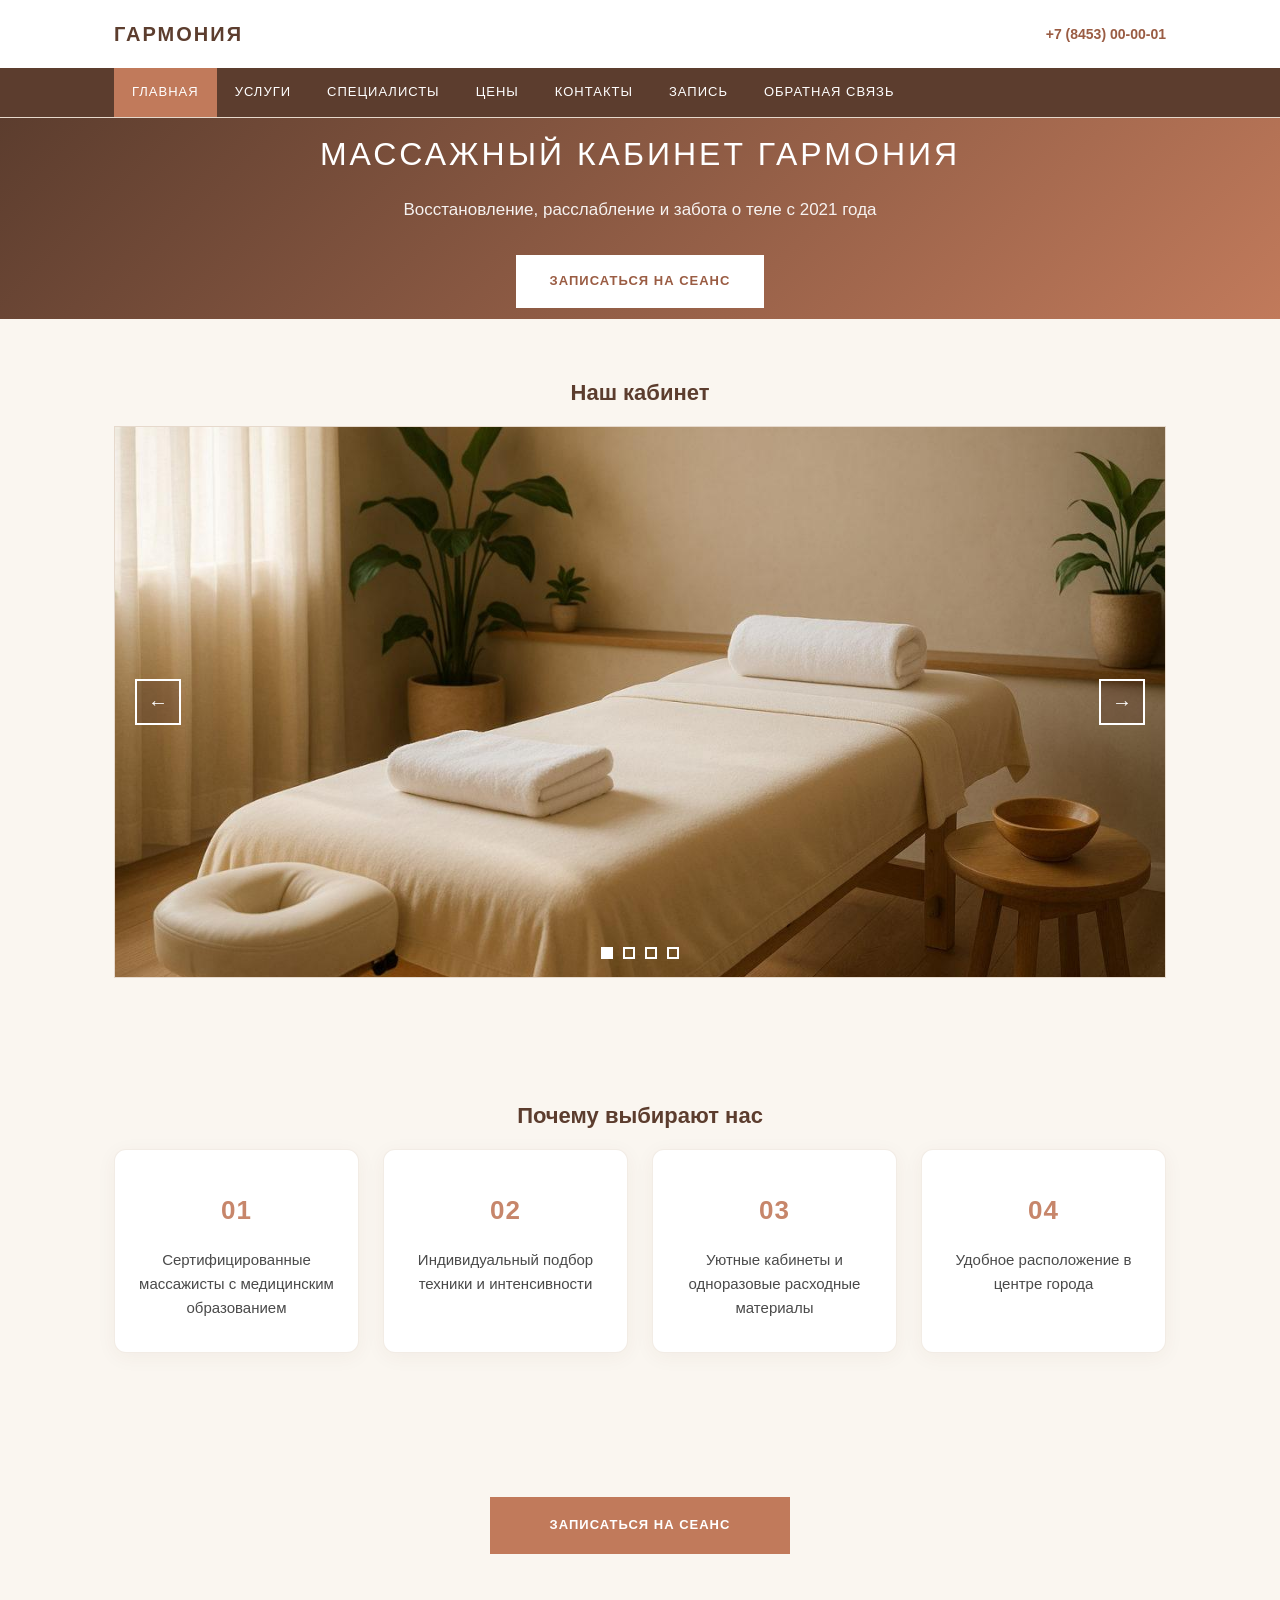
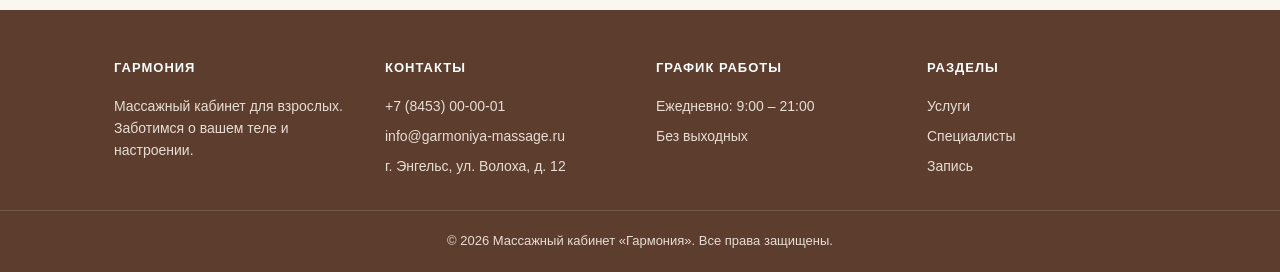
<file: index.html>
<!DOCTYPE html>
<html lang="ru">
<head>
    <meta charset="UTF-8">
    <meta name="viewport" content="width=device-width, initial-scale=1.0">
    <title>Массажный кабинет «Гармония» — Главная</title>
    <link rel="stylesheet" href="css/style.css">
</head>
<body>
    <header class="header">
        <div class="header-top">
            <a href="index.html" class="logo">Гармония</a>
            <div class="header-contact">
                <a href="tel:+78453000001">+7 (8453) 00-00-01</a>
            </div>
        </div>
        <nav class="header-nav">
            <div class="nav-inner">
                <a href="index.html" class="active">Главная</a>
                <a href="services.html">Услуги</a>
                <a href="specialists.html">Специалисты</a>
                <a href="prices.html">Цены</a>
                <a href="contacts.html">Контакты</a>
                <a href="appointment.html">Запись</a>
                <a href="feedback.html">Обратная связь</a>
            </div>
        </nav>
    </header>

    <main class="main">
        <section class="hero">
            <h1>Массажный кабинет Гармония</h1>
            <p>Восстановление, расслабление и забота о теле с 2021 года</p>
            <a href="appointment.html" class="btn">Записаться на сеанс</a>
        </section>

        <div class="container">
            <section class="section">
                <h2>Наш кабинет</h2>
                <div class="gallery">
                    <div class="gallery-track">
                        <img src="img/massage-1.jpg" alt="Кабинет массажа">
                        <img src="img/massage-2.jpg" alt="Сеанс массажа">
                        <img src="img/massage-3.jpg" alt="Релакс-зона">
                        <img src="img/massage-4.jpg" alt="Аромамасла">
                    </div>
                    <button type="button" class="gallery-btn gallery-prev" aria-label="Предыдущее фото"></button>
                    <button type="button" class="gallery-btn gallery-next" aria-label="Следующее фото"></button>
                    <div class="gallery-dots"></div>
                </div>
            </section>

            <section class="section">
                <h2>Почему выбирают нас</h2>
                <ul class="advantages">
                    <li>Сертифицированные массажисты с медицинским образованием</li>
                    <li>Индивидуальный подбор техники и интенсивности</li>
                    <li>Уютные кабинеты и одноразовые расходные материалы</li>
                    <li>Удобное расположение в центре города</li>
                </ul>
            </section>

            <section class="section" style="text-align: center;">
                <a href="appointment.html" class="btn-primary" style="max-width: 300px; margin: 0 auto; display: block;">Записаться на сеанс</a>
            </section>
        </div>
    </main>

    <footer class="footer">
        <div class="footer-inner">
            <div class="footer-col">
                <h3>Гармония</h3>
                <p>Массажный кабинет для взрослых. Заботимся о вашем теле и настроении.</p>
            </div>
            <div class="footer-col">
                <h3>Контакты</h3>
                <p><a href="tel:+78453000001">+7 (8453) 00-00-01</a></p>
                <p><a href="mailto:info@garmoniya-massage.ru">info@garmoniya-massage.ru</a></p>
                <p>г. Энгельс, ул. Волоха, д. 12</p>
            </div>
            <div class="footer-col">
                <h3>График работы</h3>
                <p>Ежедневно: 9:00 – 21:00</p>
                <p>Без выходных</p>
            </div>
            <div class="footer-col">
                <h3>Разделы</h3>
                <p><a href="services.html">Услуги</a></p>
                <p><a href="specialists.html">Специалисты</a></p>
                <p><a href="appointment.html">Запись</a></p>
            </div>
        </div>
        <div class="footer-bottom">
            <p>© 2026 Массажный кабинет «Гармония». Все права защищены.</p>
        </div>
    </footer>
    <script src="js/script.js"></script>
</body>
</html>
</file>
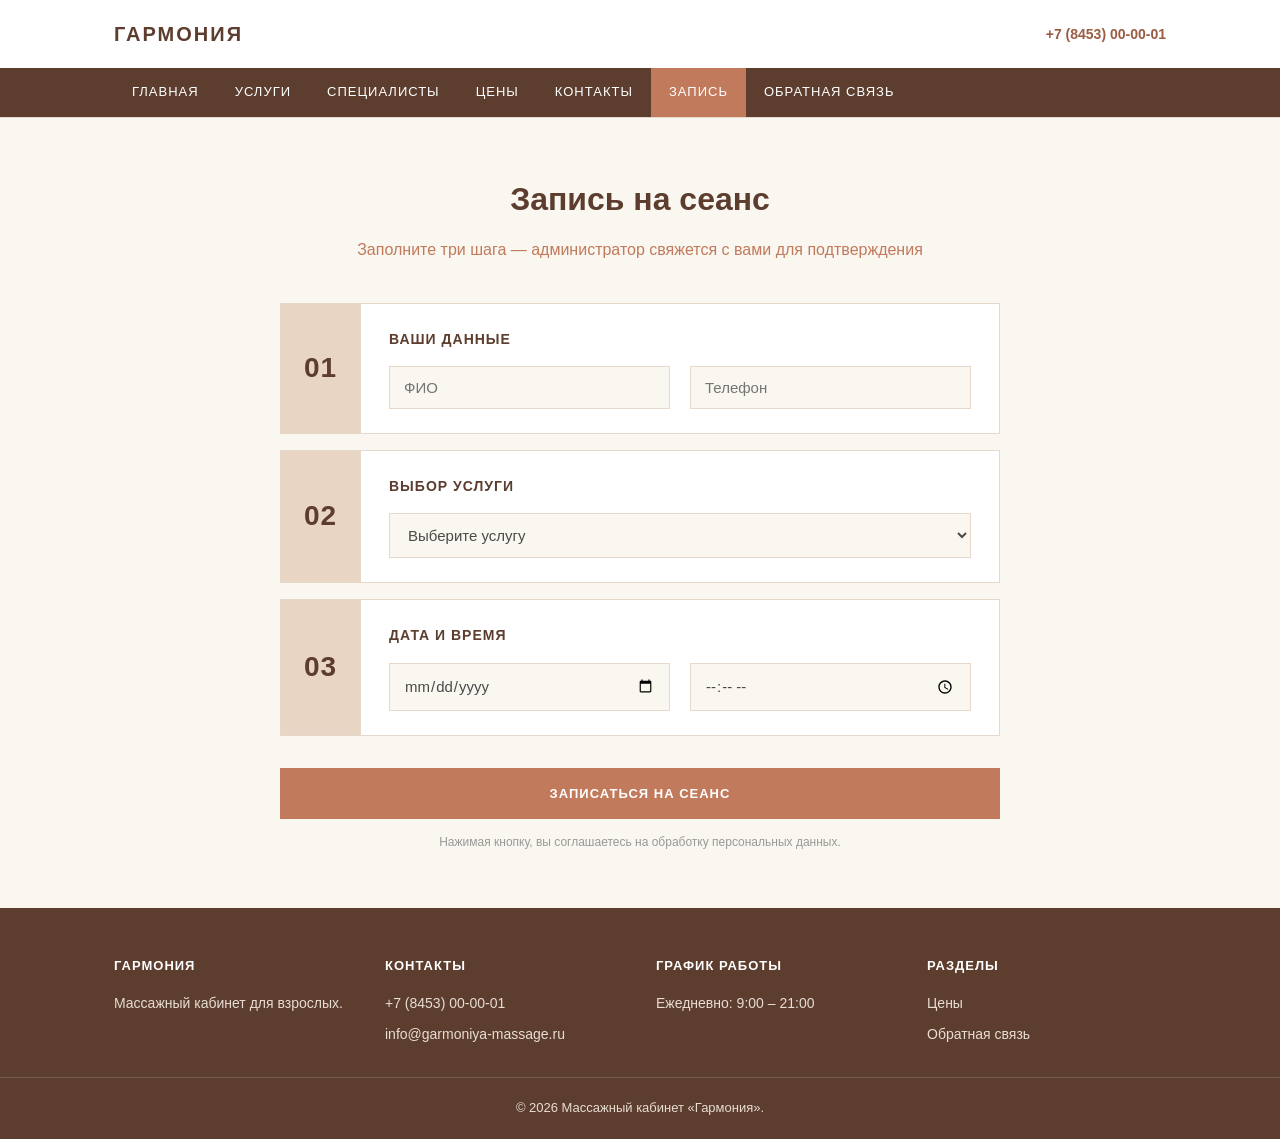
<file: appointment.html>
<!DOCTYPE html>
<html lang="ru">
<head>
    <meta charset="UTF-8">
    <meta name="viewport" content="width=device-width, initial-scale=1.0">
    <title>Запись на сеанс — Массажный кабинет «Гармония»</title>
    <link rel="stylesheet" href="css/style.css">
</head>
<body>
    <header class="header">
        <div class="header-top">
            <a href="index.html" class="logo">Гармония</a>
            <div class="header-contact">
                <a href="tel:+78453000001">+7 (8453) 00-00-01</a>
            </div>
        </div>
        <nav class="header-nav">
            <div class="nav-inner">
                <a href="index.html">Главная</a>
                <a href="services.html">Услуги</a>
                <a href="specialists.html">Специалисты</a>
                <a href="prices.html">Цены</a>
                <a href="contacts.html">Контакты</a>
                <a href="appointment.html" class="active">Запись</a>
                <a href="feedback.html">Обратная связь</a>
            </div>
        </nav>
    </header>

    <main class="main">
        <div class="container">
            <section class="section">
                <h1>Запись на сеанс</h1>
                <p style="text-align: center; color: var(--primary); margin-bottom: 40px;">Заполните три шага — администратор свяжется с вами для подтверждения</p>

                <form class="appointment-form">
                    <div class="step">
                        <div class="step-number">01</div>
                        <div class="step-body">
                            <h3>Ваши данные</h3>
                            <div class="step-row">
                                <input type="text" name="fio" placeholder="ФИО" required>
                                <input type="tel" name="phone" placeholder="Телефон" required>
                            </div>
                        </div>
                    </div>

                    <div class="step">
                        <div class="step-number">02</div>
                        <div class="step-body">
                            <h3>Выбор услуги</h3>
                            <select name="service" required>
                                <option value="">Выберите услугу</option>
                                <option>Классический массаж спины</option>
                                <option>Общий классический массаж</option>
                                <option>Лечебный массаж</option>
                                <option>Релакс-массаж</option>
                                <option>Спортивный массаж</option>
                                <option>Антицеллюлитный массаж</option>
                                <option>Лимфодренажный массаж</option>
                            </select>
                        </div>
                    </div>

                    <div class="step">
                        <div class="step-number">03</div>
                        <div class="step-body">
                            <h3>Дата и время</h3>
                            <div class="step-row">
                                <input type="date" name="date" required>
                                <input type="time" name="time" required>
                            </div>
                        </div>
                    </div>

                    <button type="submit" class="btn-primary">Записаться на сеанс</button>
                    <p class="form-note">Нажимая кнопку, вы соглашаетесь на обработку персональных данных.</p>
                </form>
            </section>
        </div>
    </main>

    <footer class="footer">
        <div class="footer-inner">
            <div class="footer-col"><h3>Гармония</h3><p>Массажный кабинет для взрослых.</p></div>
            <div class="footer-col"><h3>Контакты</h3><p><a href="tel:+78453000001">+7 (8453) 00-00-01</a></p><p><a href="mailto:info@garmoniya-massage.ru">info@garmoniya-massage.ru</a></p></div>
            <div class="footer-col"><h3>График работы</h3><p>Ежедневно: 9:00 – 21:00</p></div>
            <div class="footer-col"><h3>Разделы</h3><p><a href="prices.html">Цены</a></p><p><a href="feedback.html">Обратная связь</a></p></div>
        </div>
        <div class="footer-bottom"><p>© 2026 Массажный кабинет «Гармония».</p></div>
    </footer>
    <script src="js/script.js"></script>
</body>
</html>
</file>
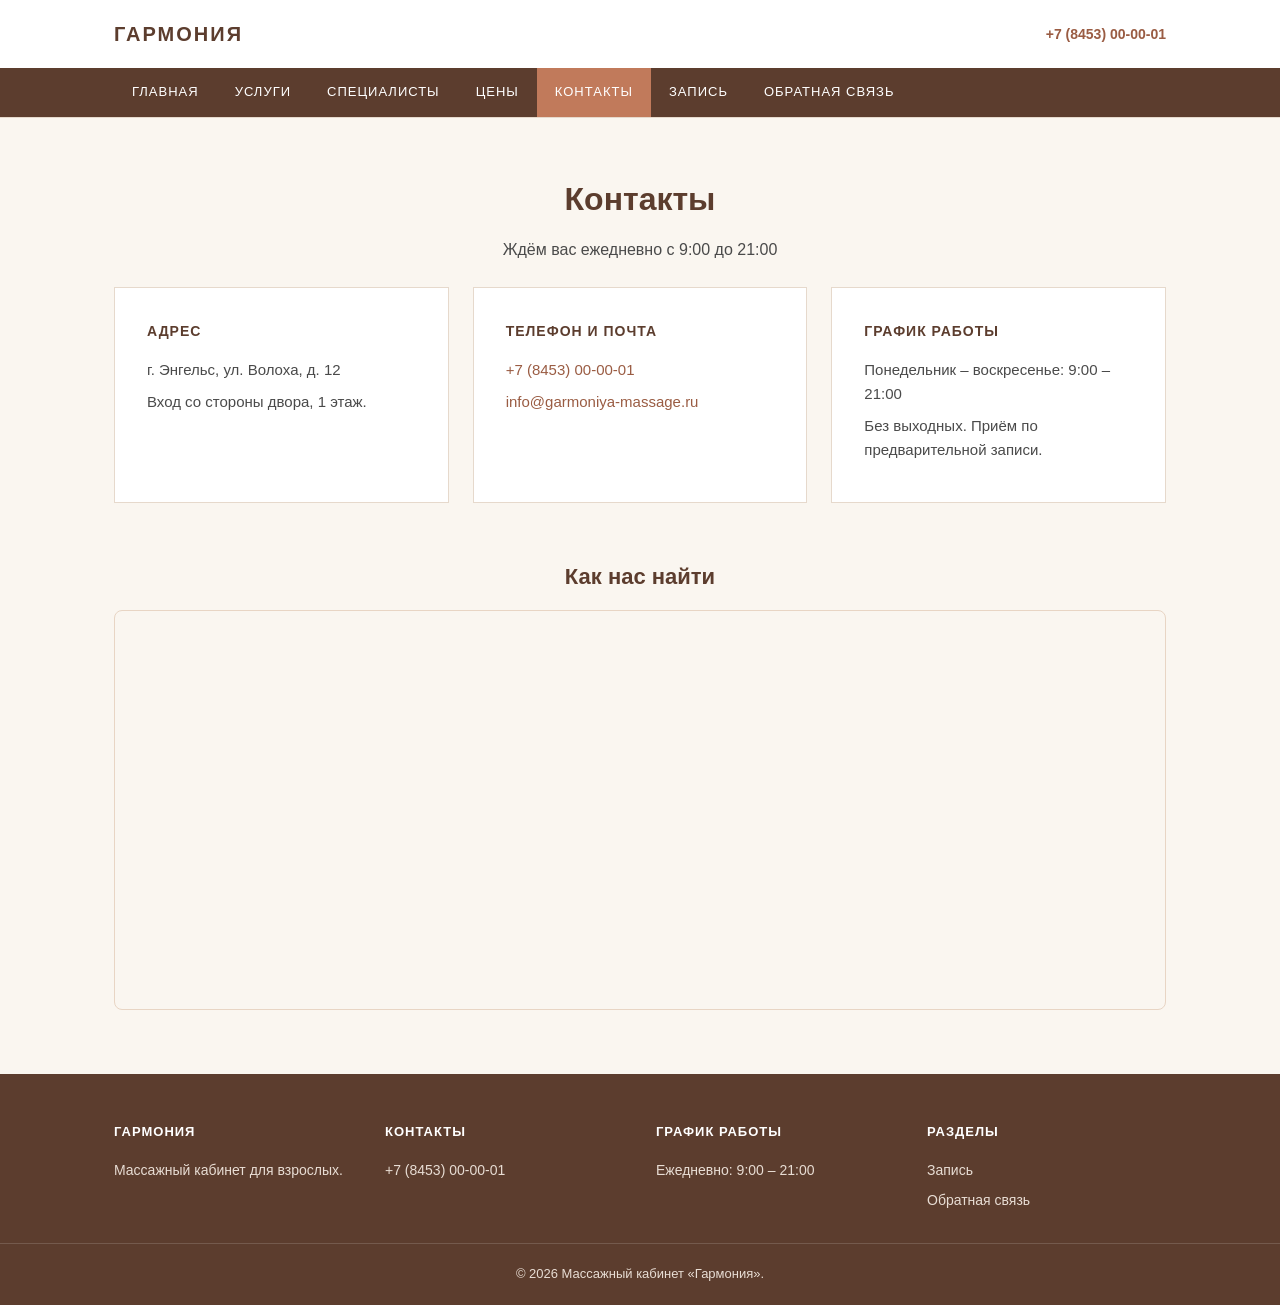
<file: contacts.html>
<!DOCTYPE html>
<html lang="ru">
<head>
    <meta charset="UTF-8">
    <meta name="viewport" content="width=device-width, initial-scale=1.0">
    <title>Контакты — Массажный кабинет «Гармония»</title>
    <link rel="stylesheet" href="css/style.css">
</head>
<body>
    <header class="header">
        <div class="header-top">
            <a href="index.html" class="logo">Гармония</a>
            <div class="header-contact">
                <a href="tel:+78453000001">+7 (8453) 00-00-01</a>
            </div>
        </div>
        <nav class="header-nav">
            <div class="nav-inner">
                <a href="index.html">Главная</a>
                <a href="services.html">Услуги</a>
                <a href="specialists.html">Специалисты</a>
                <a href="prices.html">Цены</a>
                <a href="contacts.html" class="active">Контакты</a>
                <a href="appointment.html">Запись</a>
                <a href="feedback.html">Обратная связь</a>
            </div>
        </nav>
    </header>

    <main class="main">
        <div class="container">
            <section class="section">
                <h1>Контакты</h1>
                <p style="text-align: center; color: var(--green-main); margin-bottom: 8px;">Ждём вас ежедневно с 9:00 до 21:00</p>

                <div class="contacts-grid">
                    <div class="contact-block">
                        <h3>Адрес</h3>
                        <p>г. Энгельс, ул. Волоха, д. 12</p>
                        <p>Вход со стороны двора, 1 этаж.</p>
                    </div>
                    <div class="contact-block">
                        <h3>Телефон и почта</h3>
                        <p><a href="tel:+78453000001">+7 (8453) 00-00-01</a></p>
                        <p><a href="mailto:info@garmoniya-massage.ru">info@garmoniya-massage.ru</a></p>
                    </div>
                    <div class="contact-block">
                        <h3>График работы</h3>
                        <p>Понедельник – воскресенье: 9:00 – 21:00</p>
                        <p>Без выходных. Приём по предварительной записи.</p>
                    </div>
                </div>

                <h2 style="margin-top: 56px;">Как нас найти</h2>
                
                <!-- Блок с картой -->
                <div class="map-container">
                    <iframe 
                        src="https://yandex.ru/map-widget/v1/?text=%D0%AD%D0%BD%D0%B3%D0%B5%D0%BB%D1%8C%D1%81%2C%20%D1%83%D0%BB%D0%B8%D1%86%D0%B0%20%D0%92%D0%BE%D0%BB%D0%BE%D1%85%D0%B0%2C%2012&z=16" 
                        width="100%" 
                        height="400" 
                        frameborder="0" 
                        allowfullscreen="true"
                        style="border-radius: 8px; border: 1px solid #E8D5C4;">
                    </iframe>
                </div>

            </section>
        </div>
    </main>

    <footer class="footer">
        <div class="footer-inner">
            <div class="footer-col"><h3>Гармония</h3><p>Массажный кабинет для взрослых.</p></div>
            <div class="footer-col"><h3>Контакты</h3><p><a href="tel:+78453000001">+7 (8453) 00-00-01</a></p></div>
            <div class="footer-col"><h3>График работы</h3><p>Ежедневно: 9:00 – 21:00</p></div>
            <div class="footer-col"><h3>Разделы</h3><p><a href="appointment.html">Запись</a></p><p><a href="feedback.html">Обратная связь</a></p></div>
        </div>
        <div class="footer-bottom"><p>© 2026 Массажный кабинет «Гармония».</p></div>
    </footer>
    <script src="js/script.js"></script>
</body>
</html>
</file>
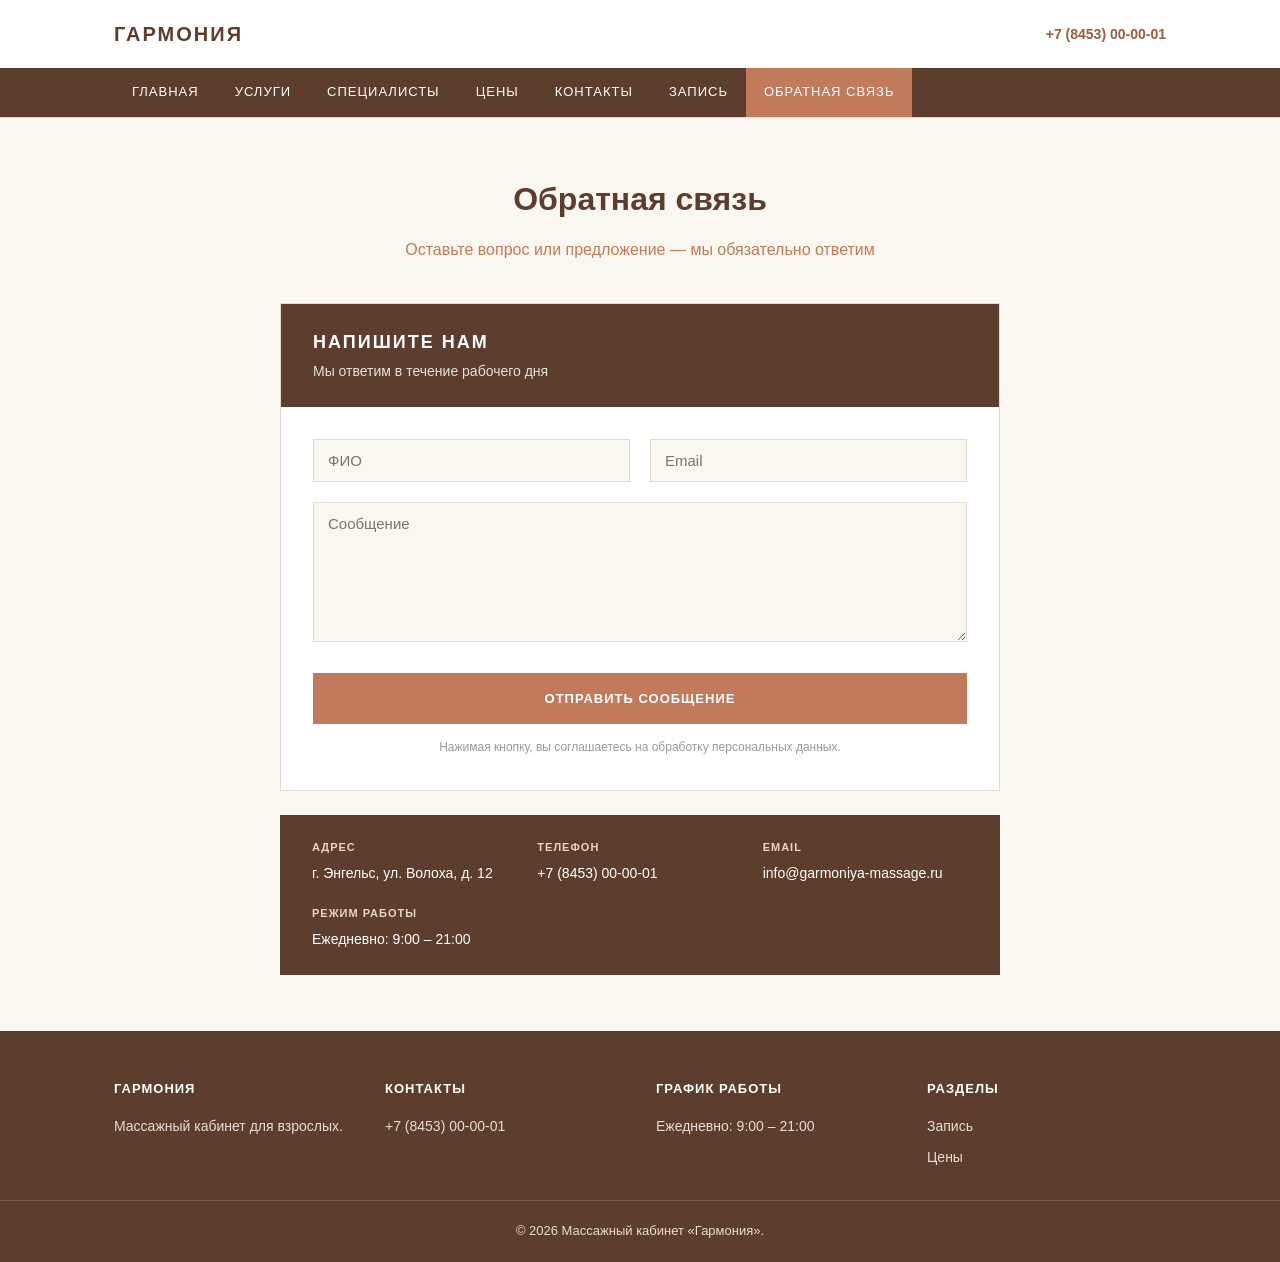
<file: feedback.html>
<!DOCTYPE html>
<html lang="ru">
<head>
    <meta charset="UTF-8">
    <meta name="viewport" content="width=device-width, initial-scale=1.0">
    <title>Обратная связь — Массажный кабинет «Гармония»</title>
    <link rel="stylesheet" href="css/style.css">
</head>
<body>
    <header class="header">
        <div class="header-top">
            <a href="index.html" class="logo">Гармония</a>
            <div class="header-contact">
                <a href="tel:+78453000001">+7 (8453) 00-00-01</a>
            </div>
        </div>
        <nav class="header-nav">
            <div class="nav-inner">
                <a href="index.html">Главная</a>
                <a href="services.html">Услуги</a>
                <a href="specialists.html">Специалисты</a>
                <a href="prices.html">Цены</a>
                <a href="contacts.html">Контакты</a>
                <a href="appointment.html">Запись</a>
                <a href="feedback.html" class="active">Обратная связь</a>
            </div>
        </nav>
    </header>

    <main class="main">
        <div class="container">
            <section class="section">
                <h1>Обратная связь</h1>
                <p style="text-align: center; color: var(--primary); margin-bottom: 40px;">Оставьте вопрос или предложение — мы обязательно ответим</p>

                <form class="feedback-form">
                    <div class="feedback-form-header">
                        <h3>Напишите нам</h3>
                        <p>Мы ответим в течение рабочего дня</p>
                    </div>
                    <div class="feedback-form-body">
                        <div class="row">
                            <input type="text" name="name" placeholder="ФИО" required>
                            <input type="email" name="email" placeholder="Email" required>
                        </div>
                        <textarea name="message" placeholder="Сообщение" required></textarea>
                        <button type="submit" class="btn-primary">Отправить сообщение</button>
                        <p class="form-note">Нажимая кнопку, вы соглашаетесь на обработку персональных данных.</p>
                    </div>
                </form>

                <div class="contact-strip">
                    <div>
                        <strong>Адрес</strong>
                        г. Энгельс, ул. Волоха, д. 12
                    </div>
                    <div>
                        <strong>Телефон</strong>
                        <a href="tel:+78453000001">+7 (8453) 00-00-01</a>
                    </div>
                    <div>
                        <strong>Email</strong>
                        <a href="mailto:info@garmoniya-massage.ru">info@garmoniya-massage.ru</a>
                    </div>
                    <div>
                        <strong>Режим работы</strong>
                        Ежедневно: 9:00 – 21:00
                    </div>
                </div>
            </section>
        </div>
    </main>

    <footer class="footer">
        <div class="footer-inner">
            <div class="footer-col"><h3>Гармония</h3><p>Массажный кабинет для взрослых.</p></div>
            <div class="footer-col"><h3>Контакты</h3><p><a href="tel:+78453000001">+7 (8453) 00-00-01</a></p></div>
            <div class="footer-col"><h3>График работы</h3><p>Ежедневно: 9:00 – 21:00</p></div>
            <div class="footer-col"><h3>Разделы</h3><p><a href="appointment.html">Запись</a></p><p><a href="prices.html">Цены</a></p></div>
        </div>
        <div class="footer-bottom"><p>© 2026 Массажный кабинет «Гармония».</p></div>
    </footer>
    <script src="js/script.js"></script>
</body>
</html>
</file>
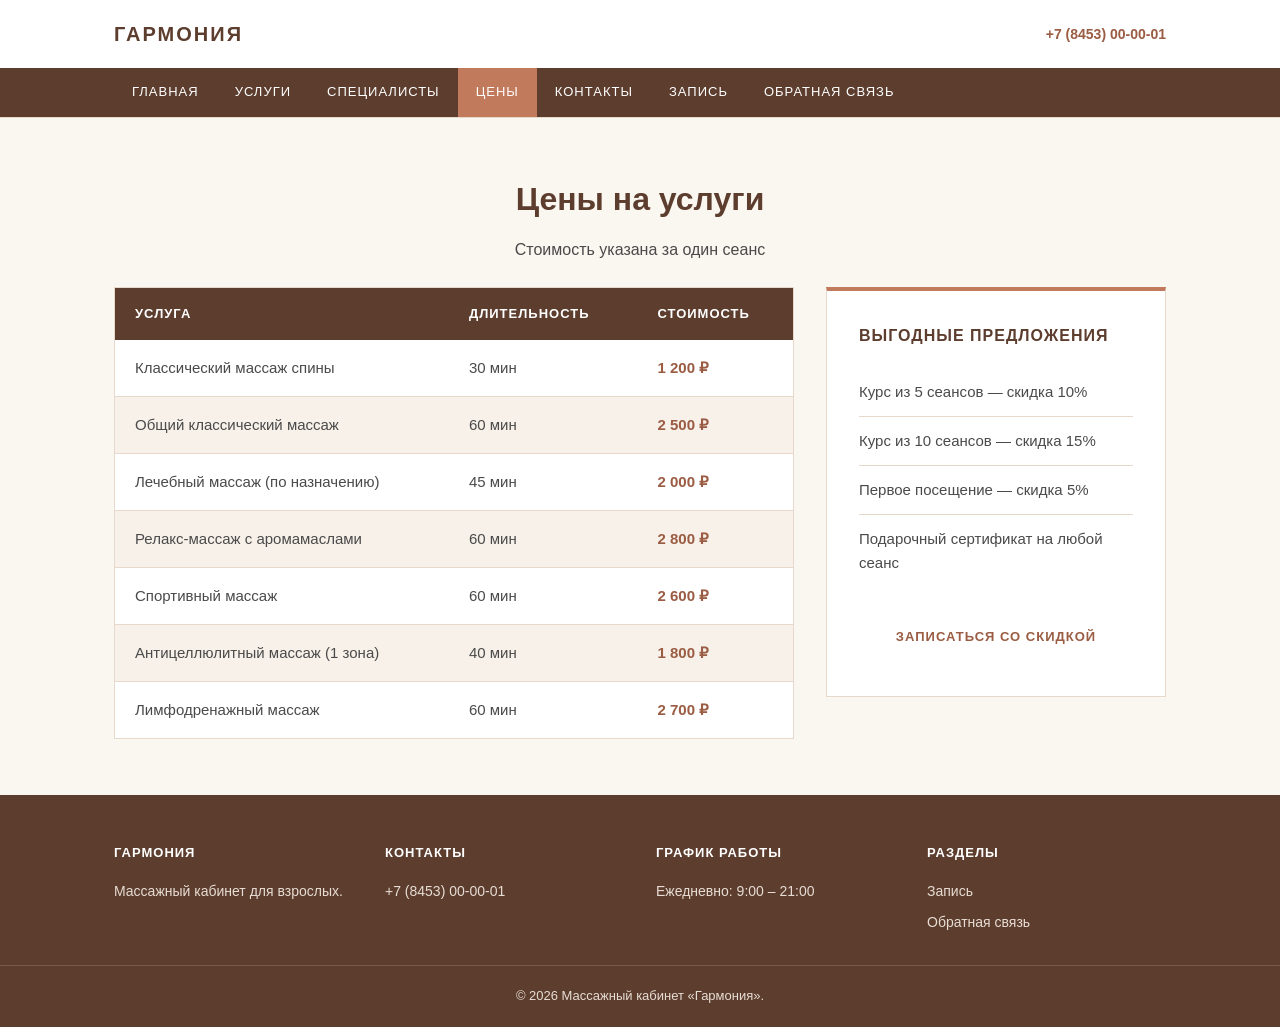
<file: prices.html>
<!DOCTYPE html>
<html lang="ru">
<head>
    <meta charset="UTF-8">
    <meta name="viewport" content="width=device-width, initial-scale=1.0">
    <title>Цены — Массажный кабинет «Гармония»</title>
    <link rel="stylesheet" href="css/style.css">
</head>
<body>
    <header class="header">
        <div class="header-top">
            <a href="index.html" class="logo">Гармония</a>
            <div class="header-contact">
                <a href="tel:+78453000001">+7 (8453) 00-00-01</a>
            </div>
        </div>
        <nav class="header-nav">
            <div class="nav-inner">
                <a href="index.html">Главная</a>
                <a href="services.html">Услуги</a>
                <a href="specialists.html">Специалисты</a>
                <a href="prices.html" class="active">Цены</a>
                <a href="contacts.html">Контакты</a>
                <a href="appointment.html">Запись</a>
                <a href="feedback.html">Обратная связь</a>
            </div>
        </nav>
    </header>

    <main class="main">
        <div class="container">
            <section class="section">
                <h1>Цены на услуги</h1>
                <p style="text-align: center; color: var(--green-main); margin-bottom: 8px;">Стоимость указана за один сеанс</p>

                <div class="prices-layout">
                    <table class="price-table">
                        <thead>
                            <tr>
                                <th>Услуга</th>
                                <th>Длительность</th>
                                <th>Стоимость</th>
                            </tr>
                        </thead>
                        <tbody>
                            <tr><td>Классический массаж спины</td><td>30 мин</td><td>1 200 ₽</td></tr>
                            <tr><td>Общий классический массаж</td><td>60 мин</td><td>2 500 ₽</td></tr>
                            <tr><td>Лечебный массаж (по назначению)</td><td>45 мин</td><td>2 000 ₽</td></tr>
                            <tr><td>Релакс-массаж с аромамаслами</td><td>60 мин</td><td>2 800 ₽</td></tr>
                            <tr><td>Спортивный массаж</td><td>60 мин</td><td>2 600 ₽</td></tr>
                            <tr><td>Антицеллюлитный массаж (1 зона)</td><td>40 мин</td><td>1 800 ₽</td></tr>
                            <tr><td>Лимфодренажный массаж</td><td>60 мин</td><td>2 700 ₽</td></tr>
                        </tbody>
                    </table>

                    <aside class="prices-sidebar">
                        <h3>Выгодные предложения</h3>
                        <ul>
                            <li>Курс из 5 сеансов — скидка 10%</li>
                            <li>Курс из 10 сеансов — скидка 15%</li>
                            <li>Первое посещение — скидка 5%</li>
                            <li>Подарочный сертификат на любой сеанс</li>
                        </ul>
                        <a href="appointment.html" class="btn btn-dark" style="width: 100%; text-align: center;">Записаться со скидкой</a>
                    </aside>
                </div>
            </section>
        </div>
    </main>

    <footer class="footer">
        <div class="footer-inner">
            <div class="footer-col"><h3>Гармония</h3><p>Массажный кабинет для взрослых.</p></div>
            <div class="footer-col"><h3>Контакты</h3><p><a href="tel:+78453000001">+7 (8453) 00-00-01</a></p></div>
            <div class="footer-col"><h3>График работы</h3><p>Ежедневно: 9:00 – 21:00</p></div>
            <div class="footer-col"><h3>Разделы</h3><p><a href="appointment.html">Запись</a></p><p><a href="feedback.html">Обратная связь</a></p></div>
        </div>
        <div class="footer-bottom"><p>© 2026 Массажный кабинет «Гармония».</p></div>
    </footer>
    <script src="js/script.js"></script>
</body>
</html>
</file>
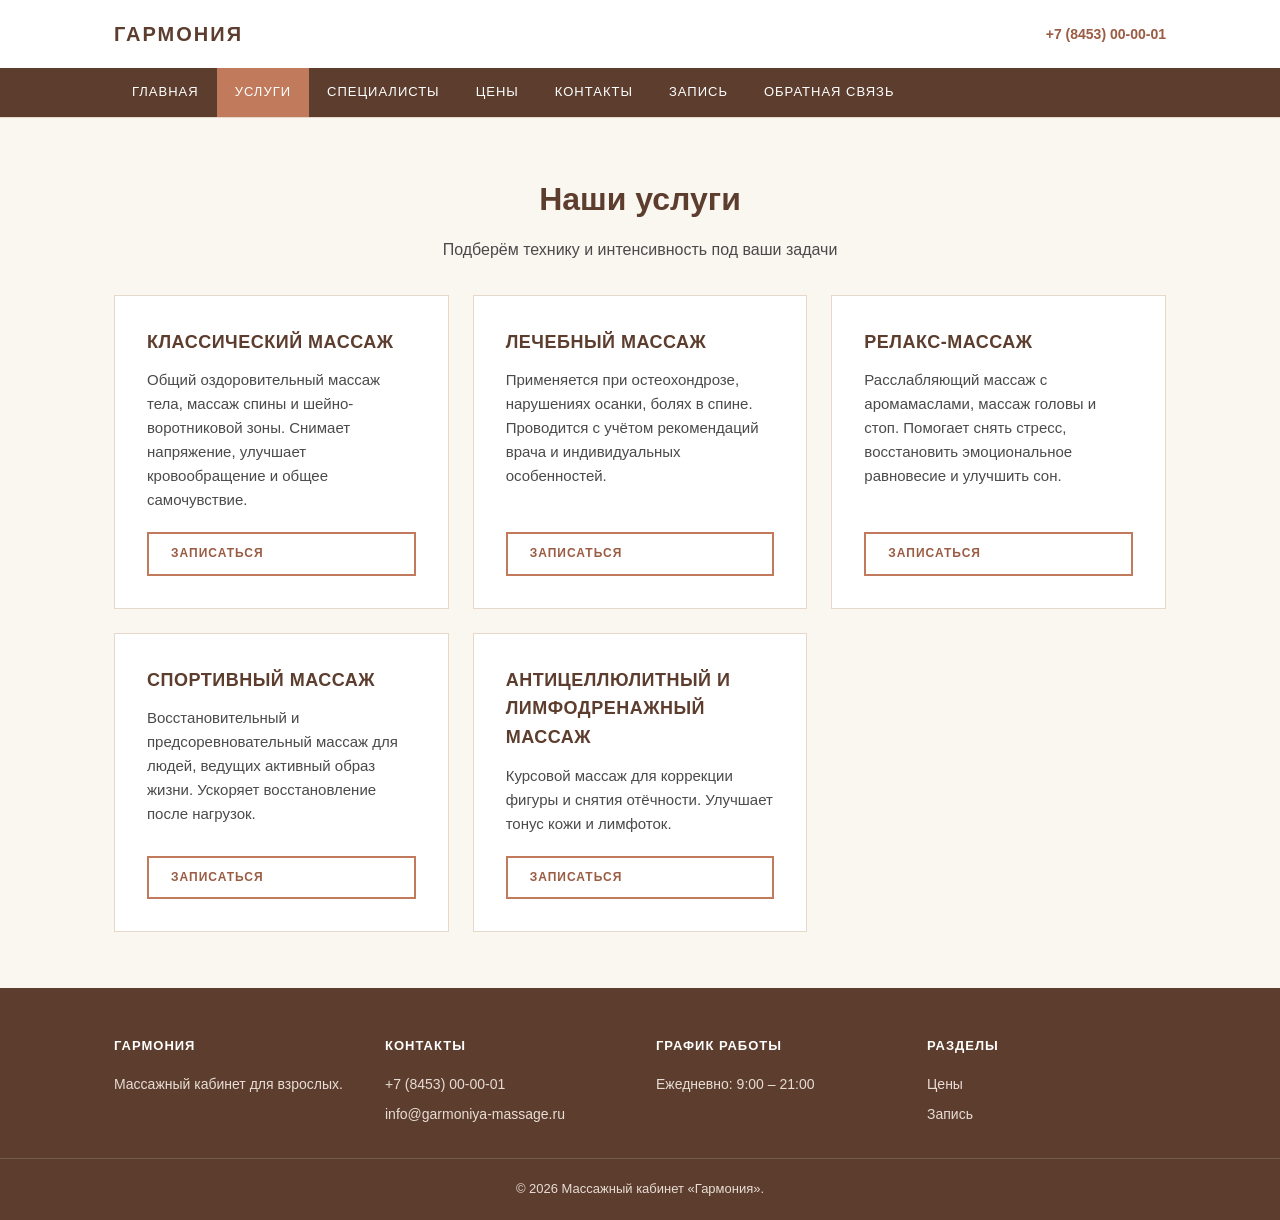
<file: services.html>
<!DOCTYPE html>
<html lang="ru">
<head>
    <meta charset="UTF-8">
    <meta name="viewport" content="width=device-width, initial-scale=1.0">
    <title>Услуги — Массажный кабинет «Гармония»</title>
    <link rel="stylesheet" href="css/style.css">
</head>
<body>
    <header class="header">
        <div class="header-top">
            <a href="index.html" class="logo">Гармония</a>
            <div class="header-contact">
                <a href="tel:+78453000001">+7 (8453) 00-00-01</a>
            </div>
        </div>
        <nav class="header-nav">
            <div class="nav-inner">
                <a href="index.html">Главная</a>
                <a href="services.html" class="active">Услуги</a>
                <a href="specialists.html">Специалисты</a>
                <a href="prices.html">Цены</a>
                <a href="contacts.html">Контакты</a>
                <a href="appointment.html">Запись</a>
                <a href="feedback.html">Обратная связь</a>
            </div>
        </nav>
    </header>

    <main class="main">
        <div class="container">
            <section class="section">
                <h1>Наши услуги</h1>
                <p style="text-align: center; color: var(--green-main); margin-bottom: 32px;">Подберём технику и интенсивность под ваши задачи</p>

                <div class="services-grid">
                    <div class="service-card">
                        <h3>Классический массаж</h3>
                        <p>Общий оздоровительный массаж тела, массаж спины и шейно-воротниковой зоны. Снимает напряжение, улучшает кровообращение и общее самочувствие.</p>
                        <a href="appointment.html" class="btn btn-outline">Записаться</a>
                    </div>
                    <div class="service-card">
                        <h3>Лечебный массаж</h3>
                        <p>Применяется при остеохондрозе, нарушениях осанки, болях в спине. Проводится с учётом рекомендаций врача и индивидуальных особенностей.</p>
                        <a href="appointment.html" class="btn btn-outline">Записаться</a>
                    </div>
                    <div class="service-card">
                        <h3>Релакс-массаж</h3>
                        <p>Расслабляющий массаж с аромамаслами, массаж головы и стоп. Помогает снять стресс, восстановить эмоциональное равновесие и улучшить сон.</p>
                        <a href="appointment.html" class="btn btn-outline">Записаться</a>
                    </div>
                    <div class="service-card">
                        <h3>Спортивный массаж</h3>
                        <p>Восстановительный и предсоревновательный массаж для людей, ведущих активный образ жизни. Ускоряет восстановление после нагрузок.</p>
                        <a href="appointment.html" class="btn btn-outline">Записаться</a>
                    </div>
                    <div class="service-card">
                        <h3>Антицеллюлитный и лимфодренажный массаж</h3>
                        <p>Курсовой массаж для коррекции фигуры и снятия отёчности. Улучшает тонус кожи и лимфоток.</p>
                        <a href="appointment.html" class="btn btn-outline">Записаться</a>
                    </div>
                </div>
            </section>
        </div>
    </main>

    <footer class="footer">
        <div class="footer-inner">
            <div class="footer-col"><h3>Гармония</h3><p>Массажный кабинет для взрослых.</p></div>
            <div class="footer-col"><h3>Контакты</h3><p><a href="tel:+78453000001">+7 (8453) 00-00-01</a></p><p><a href="mailto:info@garmoniya-massage.ru">info@garmoniya-massage.ru</a></p></div>
            <div class="footer-col"><h3>График работы</h3><p>Ежедневно: 9:00 – 21:00</p></div>
            <div class="footer-col"><h3>Разделы</h3><p><a href="prices.html">Цены</a></p><p><a href="appointment.html">Запись</a></p></div>
        </div>
        <div class="footer-bottom"><p>© 2026 Массажный кабинет «Гармония».</p></div>
    </footer>
    <script src="js/script.js"></script>
</body>
</html>
</file>
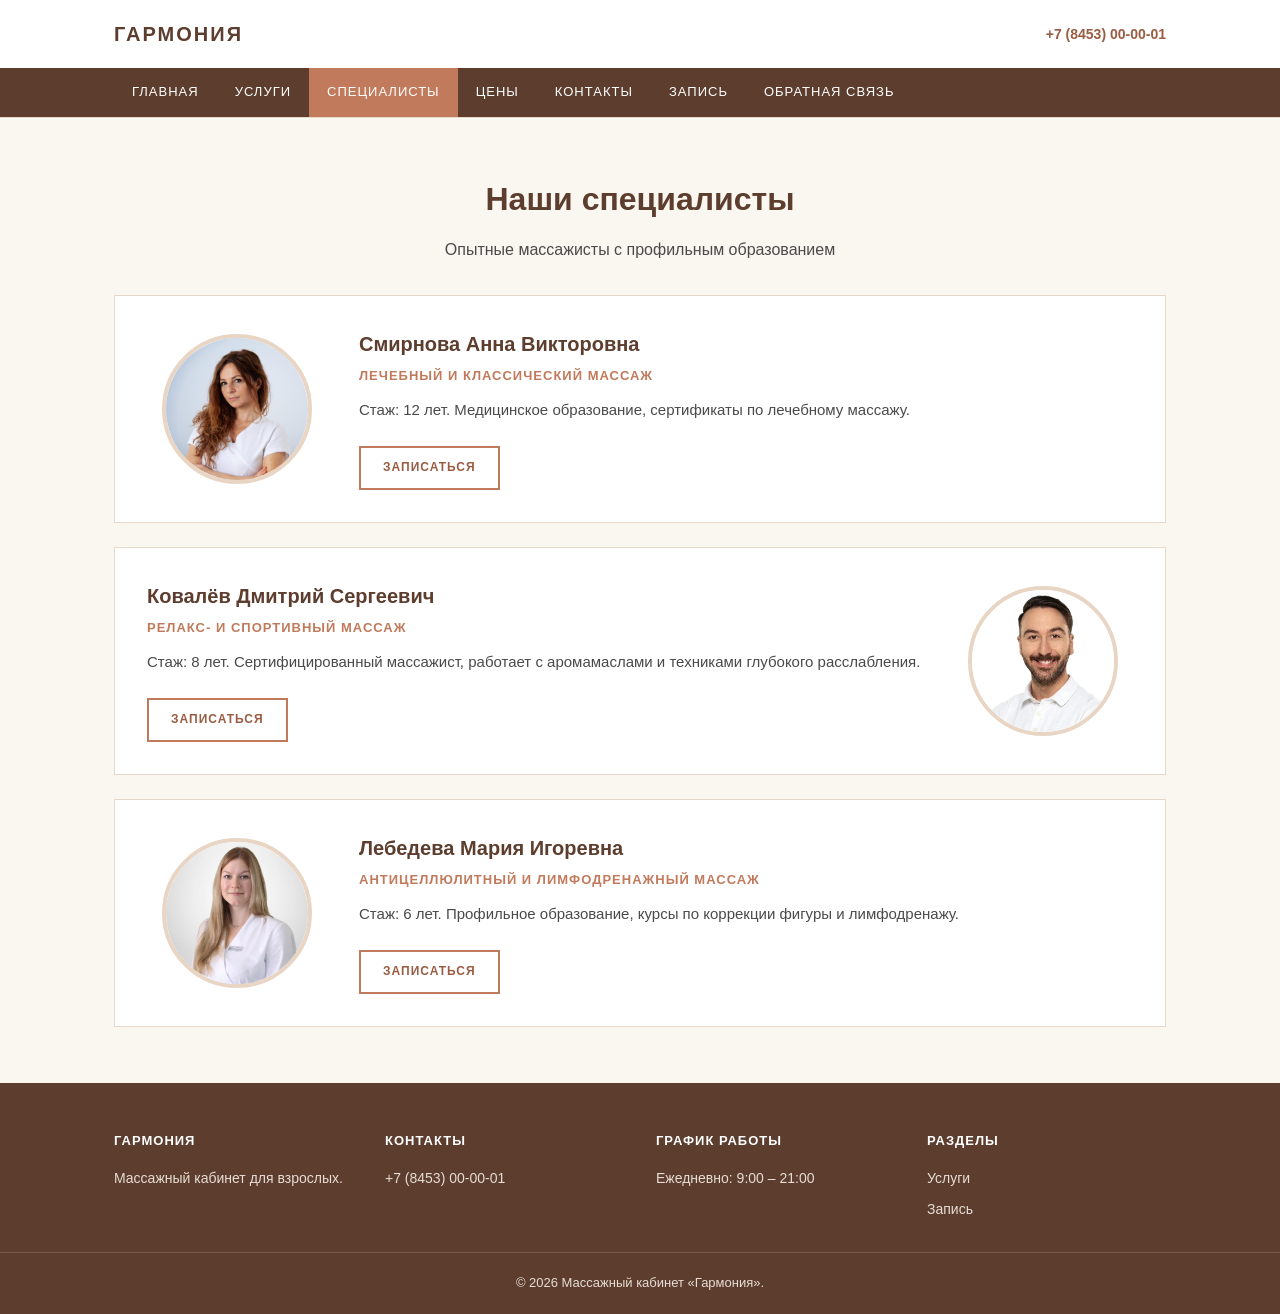
<file: specialists.html>
<!DOCTYPE html>
<html lang="ru">
<head>
    <meta charset="UTF-8">
    <meta name="viewport" content="width=device-width, initial-scale=1.0">
    <title>Специалисты — Массажный кабинет «Гармония»</title>
    <link rel="stylesheet" href="css/style.css">
</head>
<body>
    <header class="header">
        <div class="header-top">
            <a href="index.html" class="logo">Гармония</a>
            <div class="header-contact">
                <a href="tel:+78453000001">+7 (8453) 00-00-01</a>
            </div>
        </div>
        <nav class="header-nav">
            <div class="nav-inner">
                <a href="index.html">Главная</a>
                <a href="services.html">Услуги</a>
                <a href="specialists.html" class="active">Специалисты</a>
                <a href="prices.html">Цены</a>
                <a href="contacts.html">Контакты</a>
                <a href="appointment.html">Запись</a>
                <a href="feedback.html">Обратная связь</a>
            </div>
        </nav>
    </header>

    <main class="main">
        <div class="container">
            <section class="section">
                <h1>Наши специалисты</h1>
                <p style="text-align: center; color: var(--green-main); margin-bottom: 32px;">Опытные массажисты с профильным образованием</p>

                <div class="specialists-list">
                    <div class="specialist-item">
                        <div class="specialist-photo-wrap">
                            <img src="img/specialist-1.jpg" alt="Смирнова Анна Викторовна" class="specialist-photo">
                        </div>
                        <div class="specialist-info">
                            <h3>Смирнова Анна Викторовна</h3>
                            <p class="role">Лечебный и классический массаж</p>
                            <p>Стаж: 12 лет. Медицинское образование, сертификаты по лечебному массажу.</p>
                            <a href="appointment.html" class="btn btn-outline">Записаться</a>
                        </div>
                    </div>
                    <div class="specialist-item">
                        <div class="specialist-photo-wrap">
                            <img src="img/specialist-2.jpg" alt="Ковалёв Дмитрий Сергеевич" class="specialist-photo">
                        </div>
                        <div class="specialist-info">
                            <h3>Ковалёв Дмитрий Сергеевич</h3>
                            <p class="role">Релакс- и спортивный массаж</p>
                            <p>Стаж: 8 лет. Сертифицированный массажист, работает с аромамаслами и техниками глубокого расслабления.</p>
                            <a href="appointment.html" class="btn btn-outline">Записаться</a>
                        </div>
                    </div>
                    <div class="specialist-item">
                        <div class="specialist-photo-wrap">
                            <img src="img/specialist-3.jpg" alt="Лебедева Мария Игоревна" class="specialist-photo">
                        </div>
                        <div class="specialist-info">
                            <h3>Лебедева Мария Игоревна</h3>
                            <p class="role">Антицеллюлитный и лимфодренажный массаж</p>
                            <p>Стаж: 6 лет. Профильное образование, курсы по коррекции фигуры и лимфодренажу.</p>
                            <a href="appointment.html" class="btn btn-outline">Записаться</a>
                        </div>
                    </div>
                </div>
            </section>
        </div>
    </main>

    <footer class="footer">
        <div class="footer-inner">
            <div class="footer-col"><h3>Гармония</h3><p>Массажный кабинет для взрослых.</p></div>
            <div class="footer-col"><h3>Контакты</h3><p><a href="tel:+78453000001">+7 (8453) 00-00-01</a></p></div>
            <div class="footer-col"><h3>График работы</h3><p>Ежедневно: 9:00 – 21:00</p></div>
            <div class="footer-col"><h3>Разделы</h3><p><a href="services.html">Услуги</a></p><p><a href="appointment.html">Запись</a></p></div>
        </div>
        <div class="footer-bottom"><p>© 2026 Массажный кабинет «Гармония».</p></div>
    </footer>
    <script src="js/script.js"></script>
</body>
</html>
</file>
<file: css/style.css>
:root {
    --primary: #C17A5B;
    --primary-dark: #9A5C43;
    --sand: #E8D5C4;
    --cream: #FAF6F0;
    --brown: #5C3D2E;
    --white: #FFFFFF;
    --text: #4A4A4A;
    --border: #e6d9cc;
}

* {
    margin: 0;
    padding: 0;
    box-sizing: border-box;
}

body {
    font-family: 'Segoe UI', Arial, sans-serif;
    font-size: 16px;
    line-height: 1.6;
    color: var(--text);
    background-color: var(--cream);
    display: flex;
    flex-direction: column;
    min-height: 100vh;
}

a {
    color: var(--primary-dark);
    text-decoration: none;
}

a:hover {
    text-decoration: underline;
}

h1 {
    font-size: 32px;
    color: var(--brown);
    text-align: center;
    font-weight: 600;
    margin-bottom: 12px;
}

h2 {
    font-size: 22px;
    color: var(--brown);
    text-align: center;
    font-weight: 600;
    margin-bottom: 16px;
}

/* ===== Шапка ===== */
.header {
    background-color: var(--white);
    border-bottom: 1px solid var(--border);
}

.header-top {
    max-width: 1100px;
    margin: 0 auto;
    padding: 18px 24px;
    display: flex;
    align-items: center;
    justify-content: space-between;
}

.logo {
    font-size: 20px;
    font-weight: 700;
    color: var(--brown);
    text-decoration: none;
    letter-spacing: 2px;
    text-transform: uppercase;
}

.logo:hover {
    text-decoration: none;
}

.header-contact a {
    color: var(--primary-dark);
    font-weight: 600;
    text-decoration: none;
    font-size: 14px;
}

.header-nav {
    background-color: var(--brown);
}

.nav-inner {
    max-width: 1100px;
    margin: 0 auto;
    padding: 0 24px;
    display: flex;
    flex-wrap: wrap;
}

.header-nav a {
    color: var(--white);
    font-size: 13px;
    text-decoration: none;
    padding: 14px 18px;
    display: block;
    text-transform: uppercase;
    letter-spacing: 1px;
    font-weight: 500;
    transition: background 0.2s;
}

.header-nav a:hover,
.header-nav a.active {
    background-color: var(--primary);
    text-decoration: none;
}

/* ===== Контент ===== */
.main {
    flex: 1;
    width: 100%;
}

.container {
    max-width: 1100px;
    margin: 0 auto;
    padding: 0 24px;
}

.section {
    padding: 56px 0;
}

/* Hero */
.hero {
    background: linear-gradient(135deg, var(--brown) 0%, var(--primary) 100%);
    color: var(--white);
    padding: 11px 24px;
    text-align: center;
}

.hero h1 {
    color: var(--white);
    font-weight: 300;
    letter-spacing: 3px;
    text-transform: uppercase;
}

.hero p {
    font-size: 17px;
    max-width: 560px;
    margin: 16px auto 32px;
    opacity: 0.92;
}

/* Кнопки */
.btn {
    display: inline-block;
    background-color: var(--white);
    color: var(--primary-dark);
    padding: 14px 32px;
    font-size: 13px;
    font-weight: 600;
    text-transform: uppercase;
    letter-spacing: 1px;
    border: 2px solid var(--white);
    cursor: pointer;
    transition: background 0.2s, color 0.2s;
    text-decoration: none;
}

.btn:hover {
    background-color: transparent;
    color: var(--white);
    text-decoration: none;
}

.btn-primary {
    display: inline-block;
    background-color: var(--primary);
    color: var(--white);
    padding: 16px 32px;
    font-size: 13px;
    font-weight: 600;
    text-transform: uppercase;
    letter-spacing: 1px;
    border: 2px solid var(--primary);
    cursor: pointer;
    transition: background 0.2s, color 0.2s;
    text-decoration: none;
    width: 100%;
    text-align: center;
}

.btn-primary:hover {
    background-color: var(--primary-dark);
    border-color: var(--primary-dark);
    text-decoration: none;
}

.btn-outline {
    display: inline-block;
    background-color: transparent;
    color: var(--primary-dark);
    padding: 10px 22px;
    font-size: 12px;
    font-weight: 600;
    text-transform: uppercase;
    letter-spacing: 1px;
    border: 2px solid var(--primary);
    cursor: pointer;
    transition: background 0.2s, color 0.2s;
    text-decoration: none;
}

.btn-outline:hover {
    background-color: var(--primary);
    color: var(--white);
    text-decoration: none;
}

/* Галерея */
.gallery {
    position: relative;
    overflow: hidden;
    margin-bottom: 8px;
    border: 1px solid var(--border);
}

.gallery-track {
    display: flex;
    transition: transform 1s ease;
}

.gallery-track img {
    width: 100%;
    flex-shrink: 0;
    height: 550px;
    object-fit: cover;
    display: block;
}

.gallery-btn {
    position: absolute;
    top: 50%;
    transform: translateY(-50%);
    width: 46px;
    height: 46px;
    border: 2px solid var(--white);
    background: rgba(92, 61, 46, 0.35);
    cursor: pointer;
    font-size: 20px;
    color: var(--white);
    display: flex;
    align-items: center;
    justify-content: center;
}

.gallery-btn:hover {
    background: rgba(92, 61, 46, 0.7);
}

.gallery-prev { left: 20px; }
.gallery-next { right: 20px; }
.gallery-prev::before { content: "\2190"; }
.gallery-next::before { content: "\2192"; }

.gallery-dots {
    position: absolute;
    bottom: 18px;
    left: 50%;
    transform: translateX(-50%);
    display: flex;
    gap: 10px;
}

.gallery-dots button {
    width: 12px;
    height: 12px;
    border: 2px solid var(--white);
    background: transparent;
    cursor: pointer;
    padding: 0;
}

.gallery-dots button.active {
    background: var(--white);
}

/* ===== Блок "Почему выбирают нас" ===== */
.advantages {
    list-style: none;
    display: grid;
    grid-template-columns: repeat(auto-fit, minmax(220px, 1fr));
    gap: 24px;
    margin-bottom: 32px;
    counter-reset: advantage-counter;
}

.advantages li {
    background: var(--white);
    padding: 40px 24px 32px;
    font-size: 15px;
    border-radius: 12px;
    box-shadow: 0 4px 20px rgba(92, 61, 46, 0.05);
    border: 1px solid rgba(230, 217, 204, 0.5);
    position: relative;
    text-align: center;
    transition: transform 0.3s ease, box-shadow 0.3s ease;
    display: flex;
    flex-direction: column;
    align-items: center;
}

.advantages li:hover {
    transform: translateY(-5px);
    box-shadow: 0 10px 30px rgba(92, 61, 46, 0.12);
    border-color: var(--sand);
}

.advantages li::before {
    counter-increment: advantage-counter;
    content: "0" counter(advantage-counter);
    display: block;
    font-size: 26px;
    font-weight: 700;
    color: var(--primary);
    margin-bottom: 16px;
    letter-spacing: 1px;
    opacity: 0.9;
}

/* Услуги */
.services-grid {
    display: grid;
    grid-template-columns: repeat(auto-fit, minmax(300px, 1fr));
    gap: 24px;
}

.service-card {
    background: var(--white);
    padding: 32px;
    border: 1px solid var(--border);
    display: flex;
    flex-direction: column;
    transition: border-color 0.2s;
}

.service-card:hover {
    border-color: var(--primary);
}

.service-card h3 {
    font-size: 18px;
    color: var(--brown);
    margin-bottom: 12px;
    text-transform: uppercase;
    letter-spacing: 0.5px;
}

.service-card p {
    font-size: 15px;
    flex: 1;
    margin-bottom: 20px;
}

/* Специалисты */
.specialists-list {
    display: flex;
    flex-direction: column;
    gap: 24px;
}

.specialist-item {
    display: grid;
    grid-template-columns: 180px 1fr;
    gap: 32px;
    background: var(--white);
    padding: 32px;
    border: 1px solid var(--border);
    align-items: center;
}

.specialist-item:nth-child(even) {
    grid-template-columns: 1fr 180px;
}

.specialist-item:nth-child(even) .specialist-photo-wrap {
    order: 2;
}

.specialist-photo {
    width: 150px;
    height: 150px;
    border-radius: 50%;
    object-fit: cover;
    border: 4px solid var(--sand);
    display: block;
    margin: 0 auto;
}

.specialist-info h3 {
    font-size: 20px;
    color: var(--brown);
    margin-bottom: 6px;
}

.specialist-info .role {
    font-size: 13px;
    text-transform: uppercase;
    letter-spacing: 1px;
    color: var(--primary);
    margin-bottom: 12px;
    font-weight: 600;
}

.specialist-info p {
    margin-bottom: 8px;
    font-size: 15px;
}

.specialist-info .btn-outline {
    margin-top: 16px;
}

/* Цены */
.prices-layout {
    display: grid;
    grid-template-columns: 2fr 1fr;
    gap: 32px;
    align-items: start;
    margin-top: 24px;
}

.price-table {
    width: 100%;
    border-collapse: collapse;
    background: var(--white);
    border: 1px solid var(--border);
}

.price-table th {
    background-color: var(--brown);
    color: var(--white);
    padding: 16px 20px;
    text-align: left;
    font-size: 13px;
    text-transform: uppercase;
    letter-spacing: 1px;
    font-weight: 600;
}

.price-table td {
    padding: 16px 20px;
    border-bottom: 1px solid var(--border);
    font-size: 15px;
}

.price-table tbody tr:nth-child(even) {
    background-color: #f8f1ea;
}

.price-table tbody tr:hover {
    background-color: var(--sand);
}

.price-table td:last-child {
    font-weight: 600;
    color: var(--primary-dark);
    white-space: nowrap;
}

.prices-sidebar {
    background: var(--white);
    padding: 32px;
    border: 1px solid var(--border);
    border-top: 4px solid var(--primary);
}

.prices-sidebar h3 {
    font-size: 16px;
    text-transform: uppercase;
    letter-spacing: 1px;
    color: var(--brown);
    margin-bottom: 20px;
}

.prices-sidebar ul {
    list-style: none;
    padding: 0;
    margin-bottom: 24px;
}

.prices-sidebar li {
    padding: 12px 0;
    border-bottom: 1px solid var(--border);
    font-size: 15px;
}

.prices-sidebar li:last-child {
    border-bottom: none;
}

/* ===== Форма записи (пошаговая) ===== */
.appointment-form {
    max-width: 720px;
    margin: 0 auto;
}

.step {
    display: grid;
    grid-template-columns: 80px 1fr;
    gap: 0;
    background: var(--white);
    border: 1px solid var(--border);
    margin-bottom: 16px;
    align-items: stretch;
}

.step-number {
    background-color: var(--sand);
    color: var(--brown);
    font-size: 28px;
    font-weight: 700;
    display: flex;
    align-items: center;
    justify-content: center;
    letter-spacing: 1px;
    border-right: 1px solid var(--border);
}

.step-body {
    padding: 24px 28px;
}

.step-body h3 {
    font-size: 14px;
    text-transform: uppercase;
    letter-spacing: 1px;
    color: var(--brown);
    margin-bottom: 16px;
    font-weight: 600;
}

.step-row {
    display: grid;
    grid-template-columns: 1fr 1fr;
    gap: 20px;
}

.appointment-form input,
.appointment-form select {
    width: 100%;
    padding: 12px 14px;
    border: 1px solid var(--border);
    background-color: var(--cream);
    font-family: inherit;
    font-size: 15px;
    color: var(--text);
    border-radius: 0;
    transition: border-color 0.2s, background 0.2s;
}

.appointment-form input:focus,
.appointment-form select:focus {
    outline: none;
    border-color: var(--primary);
    background-color: var(--white);
}

.appointment-form .btn-primary {
    margin-top: 16px;
}

.appointment-form .form-note {
    font-size: 12px;
    color: #999;
    text-align: center;
    margin-top: 14px;
}

/* ===== Форма обратной связи ===== */
.feedback-form {
    max-width: 720px;
    margin: 0 auto;
    border: 1px solid var(--border);
    background: var(--white);
}

.feedback-form-header {
    background-color: var(--brown);
    color: var(--white);
    padding: 24px 32px;
}

.feedback-form-header h3 {
    font-size: 18px;
    text-transform: uppercase;
    letter-spacing: 2px;
    font-weight: 600;
    margin-bottom: 4px;
}

.feedback-form-header p {
    font-size: 14px;
    opacity: 0.85;
}

.feedback-form-body {
    padding: 32px;
}

.feedback-form-body .row {
    display: grid;
    grid-template-columns: 1fr 1fr;
    gap: 20px;
    margin-bottom: 20px;
}

.feedback-form input,
.feedback-form textarea {
    width: 100%;
    padding: 12px 14px;
    border: 1px solid var(--border);
    background-color: var(--cream);
    font-family: inherit;
    font-size: 15px;
    color: var(--text);
    border-radius: 0;
    transition: border-color 0.2s, background 0.2s;
}

.feedback-form textarea {
    min-height: 140px;
    resize: vertical;
    margin-bottom: 24px;
}

.feedback-form input:focus,
.feedback-form textarea:focus {
    outline: none;
    border-color: var(--primary);
    background-color: var(--white);
}

.feedback-form .form-note {
    font-size: 12px;
    color: #999;
    text-align: center;
    margin-top: 14px;
}

/* Контактная полоса под формой обратной связи */
.contact-strip {
    max-width: 720px;
    margin: 24px auto 0;
    background-color: var(--brown);
    color: var(--white);
    padding: 24px 32px;
    display: grid;
    grid-template-columns: repeat(auto-fit, minmax(160px, 1fr));
    gap: 20px;
}

.contact-strip div {
    font-size: 14px;
}

.contact-strip strong {
    display: block;
    font-size: 11px;
    text-transform: uppercase;
    letter-spacing: 1px;
    color: var(--sand);
    margin-bottom: 6px;
    font-weight: 600;
}

.contact-strip a {
    color: var(--white);
    text-decoration: none;
}

.contact-strip a:hover {
    text-decoration: underline;
}

/* Контакты */
.contacts-grid {
    display: grid;
    grid-template-columns: repeat(auto-fit, minmax(280px, 1fr));
    gap: 24px;
    margin-top: 24px;
}

.contact-block {
    background: var(--white);
    padding: 32px;
    border: 1px solid var(--border);
}

.contact-block h3 {
    font-size: 14px;
    text-transform: uppercase;
    letter-spacing: 1px;
    color: var(--brown);
    margin-bottom: 16px;
}

.contact-block p {
    margin-bottom: 8px;
    font-size: 15px;
}

.map-placeholder {
    background-color: var(--sand);
    min-height: 240px;
    display: flex;
    align-items: center;
    justify-content: center;
    color: var(--brown);
    font-weight: 600;
    text-align: center;
    padding: 20px;
    margin-top: 24px;
    font-size: 13px;
    text-transform: uppercase;
    letter-spacing: 1px;
    border: 1px solid var(--border);
}

/* Подвал */
.footer {
    background-color: var(--brown);
    color: #e8ddd4;
    margin-top: auto;
}

.footer-inner {
    max-width: 1100px;
    margin: 0 auto;
    padding: 48px 24px 24px;
    display: grid;
    grid-template-columns: repeat(auto-fit, minmax(200px, 1fr));
    gap: 32px;
}

.footer-col h3 {
    color: var(--white);
    font-size: 13px;
    text-transform: uppercase;
    letter-spacing: 1px;
    margin-bottom: 16px;
}

.footer-col p {
    font-size: 14px;
    margin-bottom: 8px;
}

.footer-col a {
    color: #e8ddd4;
    text-decoration: none;
}

.footer-col a:hover {
    color: var(--white);
    text-decoration: underline;
}

.footer-bottom {
    border-top: 1px solid rgba(255, 255, 255, 0.15);
    text-align: center;
    padding: 20px;
    font-size: 13px;
}

/* Адаптивность */
@media (max-width: 900px) {
    .prices-layout {
        grid-template-columns: 1fr;
    }

    .specialist-item,
    .specialist-item:nth-child(even) {
        grid-template-columns: 1fr;
        text-align: center;
    }

    .specialist-item:nth-child(even) .specialist-photo-wrap {
        order: 0;
    }

    .specialist-info .btn-outline {
        margin: 16px auto 0;
        display: block;
        width: fit-content;
    }

    .advantages {
        grid-template-columns: 1fr 1fr;
    }
}

@media (max-width: 600px) {
    .header-top {
        flex-direction: column;
        gap: 10px;
        text-align: center;
    }

    .nav-inner {
        justify-content: center;
    }

    .header-nav a {
        padding: 10px 12px;
        font-size: 11px;
    }

    h1 { font-size: 26px; }
    h2 { font-size: 20px; }
    .hero h1 { font-size: 26px; }
    .gallery-track img { height: 240px; }

    .step {
        grid-template-columns: 56px 1fr;
    }

    .step-number {
        font-size: 20px;
    }

    .step-body {
        padding: 18px;
    }

    .step-row,
    .feedback-form-body .row {
        grid-template-columns: 1fr;
    }

    .feedback-form-header,
    .feedback-form-body {
        padding: 20px;
    }

    .contact-strip {
        padding: 20px;
    }

    .advantages {
        grid-template-columns: 1fr;
    }
}
</file>
